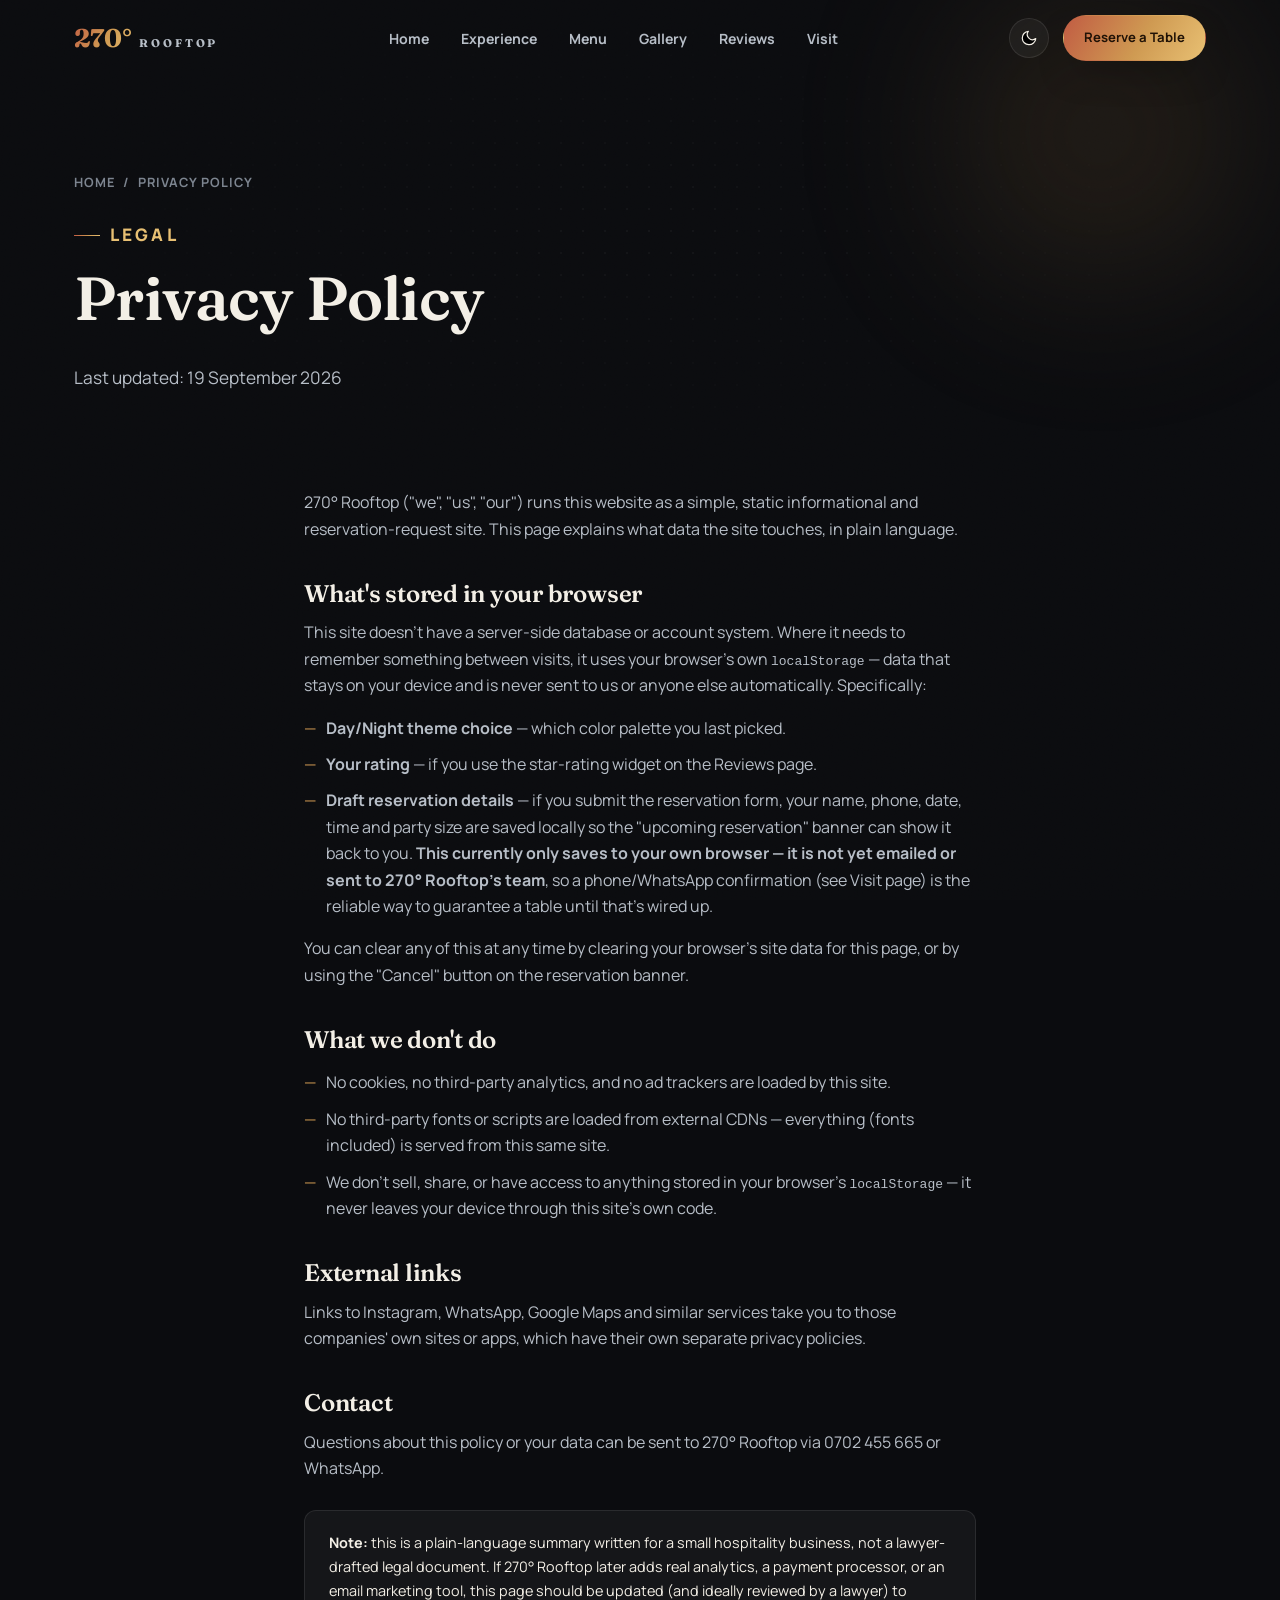
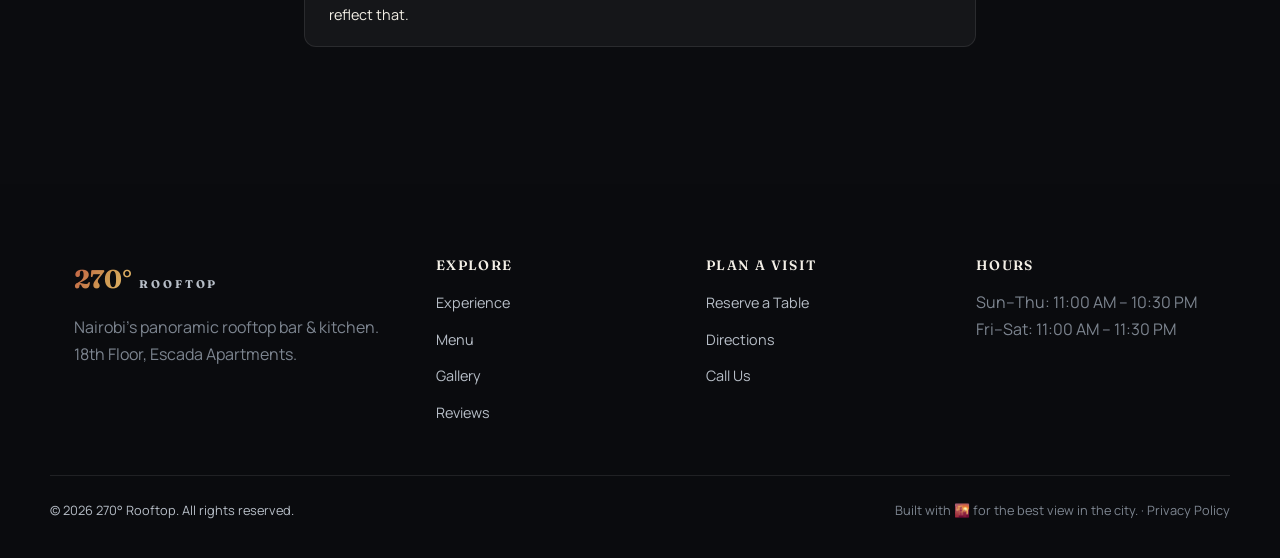
<file: privacy.html>
<!DOCTYPE html>
<html lang="en">
<head>
<meta charset="UTF-8">
<meta name="viewport" content="width=device-width, initial-scale=1.0">
<script>document.documentElement.classList.add('js')</script>
<title>Privacy Policy — 270° Rooftop</title>
<meta name="description" content="How 270° Rooftop's website handles your data — what's stored in your browser, what isn't collected, and who to contact with questions.">
<link rel="icon" type="image/png" sizes="32x32" href="favicon-32.png">
<link rel="icon" type="image/png" sizes="16x16" href="favicon-16.png">
<link rel="apple-touch-icon" href="apple-touch-icon.png">
<link rel="manifest" href="manifest.json">
<meta name="theme-color" content="#0b0c0f">
<link rel="canonical" href="https://jodyjoy.github.io/Business-project/privacy.html">
<link rel="stylesheet" href="css/fonts.css">
<link rel="stylesheet" href="css/style.css">
<style>
  .legal-copy{ max-width: 720px; margin: 0 auto; }
  .legal-copy h2{ font-size: 1.5rem; margin-top: 1.6em; }
  .legal-copy ul{ display:grid; gap:10px; margin: 1em 0; }
  .legal-copy li{ color: var(--text-dim); padding-left: 1.4em; position:relative; }
  .legal-copy li::before{ content:"—"; position:absolute; left:0; color: var(--gold); }
  .legal-note{ background: var(--surface); border:1px solid var(--border); border-radius: var(--radius-sm); padding: 20px 24px; font-size:.9rem; margin: 2em 0; }
</style>
</head>
<body>
<a class="skip-link" href="#main">Skip to content</a>
<div id="cursor-glow" aria-hidden="true"></div>

<header class="site-header" id="siteHeader">
  <div class="header-inner container">
    <a href="index.html" class="brand">
      <span class="brand-mark">270°</span>
      <span class="brand-word">ROOFTOP</span>
    </a>
    <nav class="main-nav" id="mainNav" aria-label="Primary">
      <ul>
        <li><a href="index.html" class="nav-link">Home</a></li>
        <li><a href="about.html" class="nav-link">Experience</a></li>
        <li><a href="menu.html" class="nav-link">Menu</a></li>
        <li><a href="gallery.html" class="nav-link">Gallery</a></li>
        <li><a href="reviews.html" class="nav-link">Reviews</a></li>
        <li><a href="visit.html" class="nav-link">Visit</a></li>
      </ul>
    </nav>
    <div class="header-actions">
      <button class="theme-toggle" id="themeToggle" type="button" aria-label="Toggle day / night palette" title="Toggle palette">
        <svg viewBox="0 0 24 24" class="icon-sun"><path d="M12 4V2M12 22v-2M4.9 4.9 3.5 3.5M20.5 20.5l-1.4-1.4M4.9 19.1l-1.4 1.4M20.5 3.5l-1.4 1.4M4 12H2M22 12h-2M12 17a5 5 0 1 0 0-10 5 5 0 0 0 0 10Z" stroke="currentColor" stroke-width="1.6" stroke-linecap="round"/></svg>
        <svg viewBox="0 0 24 24" class="icon-moon"><path d="M21 12.8A9 9 0 1 1 11.2 3a7 7 0 0 0 9.8 9.8Z" stroke="currentColor" stroke-width="1.6" stroke-linejoin="round"/></svg>
      </button>
      <a href="reserve.html" class="btn btn-primary btn-small nav-cta">Reserve a Table</a>
      <button class="nav-toggle" id="navToggle" aria-label="Open menu" aria-expanded="false" aria-controls="mainNav">
        <span></span><span></span><span></span>
      </button>
    </div>
  </div>
</header>

<main id="main">

<section class="page-hero" style="padding-bottom:60px">
  <div class="mesh-bg" aria-hidden="true">
    <div class="mesh-blob b2" style="width:360px;height:360px;top:-10%;right:0%"></div>
    <div class="grain-dots"></div>
  </div>
  <div class="container">
    <div class="crumb reveal"><a href="index.html">Home</a> / <span>Privacy Policy</span></div>
    <p class="eyebrow reveal" data-reveal="mask"><span class="mask-inner">Legal</span></p>
    <h1 class="reveal" data-reveal="mask" style="--d:.08s"><span class="mask-inner">Privacy Policy</span></h1>
    <p class="reveal">Last updated: 19 September 2026</p>
  </div>
</section>

<section class="section" style="padding-top:20px">
  <div class="container legal-copy reveal">
    <p>270° Rooftop ("we", "us", "our") runs this website as a simple, static informational and reservation-request site. This page explains what data the site touches, in plain language.</p>

    <h2>What's stored in your browser</h2>
    <p>This site doesn't have a server-side database or account system. Where it needs to remember something between visits, it uses your browser's own <code>localStorage</code> — data that stays on your device and is never sent to us or anyone else automatically. Specifically:</p>
    <ul>
      <li><strong>Day/Night theme choice</strong> — which color palette you last picked.</li>
      <li><strong>Your rating</strong> — if you use the star-rating widget on the Reviews page.</li>
      <li><strong>Draft reservation details</strong> — if you submit the reservation form, your name, phone, date, time and party size are saved locally so the "upcoming reservation" banner can show it back to you. <strong>This currently only saves to your own browser — it is not yet emailed or sent to 270° Rooftop's team</strong>, so a phone/WhatsApp confirmation (see Visit page) is the reliable way to guarantee a table until that's wired up.</li>
    </ul>
    <p>You can clear any of this at any time by clearing your browser's site data for this page, or by using the "Cancel" button on the reservation banner.</p>

    <h2>What we don't do</h2>
    <ul>
      <li>No cookies, no third-party analytics, and no ad trackers are loaded by this site.</li>
      <li>No third-party fonts or scripts are loaded from external CDNs — everything (fonts included) is served from this same site.</li>
      <li>We don't sell, share, or have access to anything stored in your browser's <code>localStorage</code> — it never leaves your device through this site's own code.</li>
    </ul>

    <h2>External links</h2>
    <p>Links to Instagram, WhatsApp, Google Maps and similar services take you to those companies' own sites or apps, which have their own separate privacy policies.</p>

    <h2>Contact</h2>
    <p>Questions about this policy or your data can be sent to 270° Rooftop via <a href="tel:+254702455665">0702 455 665</a> or <a href="https://wa.me/254702455665" target="_blank" rel="noopener">WhatsApp</a>.</p>

    <div class="legal-note">
      <strong>Note:</strong> this is a plain-language summary written for a small hospitality business, not a lawyer-drafted legal document. If 270° Rooftop later adds real analytics, a payment processor, or an email marketing tool, this page should be updated (and ideally reviewed by a lawyer) to reflect that.
    </div>
  </div>
</section>

</main>

<footer class="site-footer">
  <div class="container footer-grid">
    <div>
      <a href="index.html" class="brand footer-brand"><span class="brand-mark">270°</span><span class="brand-word">ROOFTOP</span></a>
      <p class="muted">Nairobi's panoramic rooftop bar &amp; kitchen. 18th Floor, Escada Apartments.</p>
    </div>
    <div>
      <h4>Explore</h4>
      <ul class="footer-links">
        <li><a href="about.html">Experience</a></li>
        <li><a href="menu.html">Menu</a></li>
        <li><a href="gallery.html">Gallery</a></li>
        <li><a href="reviews.html">Reviews</a></li>
      </ul>
    </div>
    <div>
      <h4>Plan a Visit</h4>
      <ul class="footer-links">
        <li><a href="reserve.html">Reserve a Table</a></li>
        <li><a href="visit.html">Directions</a></li>
        <li><a href="tel:+254702455665">Call Us</a></li>
      </ul>
    </div>
    <div>
      <h4>Hours</h4>
      <p class="muted">Sun–Thu: 11:00 AM – 10:30 PM<br>Fri–Sat: 11:00 AM – 11:30 PM</p>
    </div>
  </div>
  <div class="container footer-bottom">
    <p>© <span id="year"></span> 270° Rooftop. All rights reserved.</p>
    <p class="muted">Built with 🌇 for the best view in the city. · <a href="privacy.html" class="muted">Privacy Policy</a></p>
  </div>
</footer>

<button class="back-to-top" id="backToTop" aria-label="Back to top">↑</button>
<div class="toast" id="toast"></div>

<script src="js/main.js"></script>
</body>
</html>
</file>
<file: css/fonts.css>
/* =========================================================
   Self-hosted fonts (Fraunces + Manrope) — replaces the Google
   Fonts CDN link. Both are variable fonts covering the full
   weight range this site uses in a single file each, subset to
   the "latin" unicode range (Basic Latin + Latin-1 Supplement +
   General Punctuation), which covers every character used on
   this site (°, é, ç, ä, —, •, etc).
   ========================================================= */
@font-face {
  font-family: 'Fraunces';
  font-style: normal;
  font-weight: 500 700;
  font-display: swap;
  src: url('fonts/fraunces-normal.woff2') format('woff2');
  unicode-range: U+0000-00FF, U+0131, U+0152-0153, U+02BB-02BC, U+02C6, U+02DA, U+02DC, U+0304, U+0308, U+0329, U+2000-206F, U+20AC, U+2122, U+2191, U+2193, U+2212, U+2215, U+FEFF, U+FFFD;
}
@font-face {
  font-family: 'Fraunces';
  font-style: italic;
  font-weight: 500 600;
  font-display: swap;
  src: url('fonts/fraunces-italic.woff2') format('woff2');
  unicode-range: U+0000-00FF, U+0131, U+0152-0153, U+02BB-02BC, U+02C6, U+02DA, U+02DC, U+0304, U+0308, U+0329, U+2000-206F, U+20AC, U+2122, U+2191, U+2193, U+2212, U+2215, U+FEFF, U+FFFD;
}
@font-face {
  font-family: 'Manrope';
  font-style: normal;
  font-weight: 400 800;
  font-display: swap;
  src: url('fonts/manrope-normal.woff2') format('woff2');
  unicode-range: U+0000-00FF, U+0131, U+0152-0153, U+02BB-02BC, U+02C6, U+02DA, U+02DC, U+0304, U+0308, U+0329, U+2000-206F, U+20AC, U+2122, U+2191, U+2193, U+2212, U+2215, U+FEFF, U+FFFD;
}
</file>
<file: css/style.css>
/* =========================================================
   270° ROOFTOP — Design System
   Palette: brass gold + deep emerald + burnt terracotta on charcoal
   ========================================================= */

:root{
  --bg: #0b0c0f;
  --bg-soft: #101317;
  --bg-alt: #15181d;
  --surface: rgba(255,255,255,.045);
  --surface-solid: #181c22;
  --border: rgba(255,255,255,.09);
  --text: #f3efe6;
  --text-dim: #b7bec7;
  --text-mute: #7d8590;

  --gold: #cf9a52;
  --gold-light: #e8c073;
  --emerald: #22785f;
  --emerald-light: #45a888;
  --terracotta: #c15c43;
  --terracotta-light: #e08a63;

  --accent-grad: linear-gradient(120deg, var(--terracotta) 0%, var(--gold) 55%, var(--gold-light) 100%);
  --accent-grad-soft: linear-gradient(120deg, rgba(193,92,67,.18), rgba(207,154,82,.16), rgba(232,192,115,.14));
  --emerald-grad: linear-gradient(120deg, var(--emerald) 0%, var(--emerald-light) 100%);
  --ink-on-accent: #201206;

  --radius: 22px;
  --radius-sm: 12px;
  --shadow-lg: 0 34px 74px -26px rgba(0,0,0,.6);
  --shadow-md: 0 16px 38px -16px rgba(0,0,0,.55);

  --font-display: 'Fraunces', 'Playfair Display', Georgia, serif;
  --font-body: 'Manrope', system-ui, -apple-system, sans-serif;

  --header-h: 76px;
}

[data-theme="day"]{
  --bg:#f6f1e6;
  --bg-soft:#efe6d3;
  --bg-alt:#e8dcc4;
  --surface: rgba(20,16,8,.045);
  --surface-solid:#fffaf0;
  --border: rgba(30,24,14,.12);
  --text:#1d1a15;
  --text-dim:#4c463c;
  --text-mute:#786f5f;
  --gold:#a9743a;
  --gold-light:#c99552;
  --emerald:#175f4c;
  --emerald-light:#2c8268;
  --terracotta:#a5492f;
  --terracotta-light:#c56a4c;
  --ink-on-accent:#fff8ec;
  --shadow-lg: 0 34px 74px -26px rgba(30,20,10,.22);
  --shadow-md: 0 16px 38px -16px rgba(30,20,10,.2);
}

*,*::before,*::after{ box-sizing: border-box; }
html{ scroll-behavior: smooth; }
@media (prefers-reduced-motion: reduce){
  html{ scroll-behavior: auto; }
  *{ animation-duration: .01ms !important; animation-iteration-count: 1 !important; transition-duration: .01ms !important; scroll-behavior: auto !important; }
}

/* If JS never runs, scroll/entrance reveals must not hide content. */
html:not(.js) .reveal,
html:not(.js) [data-reveal],
html:not(.js) .mask-inner{ opacity:1 !important; transform:none !important; clip-path:none !important; }

body{
  margin:0;
  background: var(--bg);
  color: var(--text);
  font-family: var(--font-body);
  line-height: 1.65;
  -webkit-font-smoothing: antialiased;
  overflow-x: hidden;
  position: relative;
}

/* Fine film-grain texture over everything — subtle, premium */
body::before{
  content:"";
  position: fixed; inset:0; z-index: 2; pointer-events:none; opacity:.05; mix-blend-mode: overlay;
  background-image: url("data:image/svg+xml,%3Csvg xmlns='http://www.w3.org/2000/svg' width='140' height='140'%3E%3Cfilter id='n'%3E%3CfeTurbulence type='fractalNoise' baseFrequency='0.85' numOctaves='2' stitchTiles='stitch'/%3E%3C/filter%3E%3Crect width='100%25' height='100%25' filter='url(%23n)'/%3E%3C/svg%3E");
}

img{ max-width:100%; display:block; }
a{ color: inherit; text-decoration: none; }
ul{ list-style:none; margin:0; padding:0; }
button{ font-family: inherit; cursor:pointer; }
input,select,textarea{ font-family: inherit; }

.container{ width:100%; max-width: 1180px; margin: 0 auto; padding: 0 24px; }
@media (max-width: 640px){ .hide-sm{ display:none; } }
.hidden{ display:none !important; }
.muted{ color: var(--text-mute); }
.small{ font-size: .85rem; }
.italic{ font-style: italic; color: var(--gold-light); }

.skip-link{
  position:absolute; left:-999px; top:0; background:var(--gold); color:var(--ink-on-accent); padding:10px 16px; z-index:999; border-radius: 0 0 8px 0;
}
.skip-link:focus{ left:0; }

#cursor-glow{
  position: fixed; inset:0; pointer-events:none; z-index:1;
  background: radial-gradient(460px circle at var(--mx,50%) var(--my,20%), var(--accent-grad-soft), transparent 60%);
  opacity: .38;
}
@media (max-width: 900px){ #cursor-glow{ display:none; } }

h1,h2,h3,h4{ font-family: var(--font-display); font-weight:600; line-height:1.12; margin:0 0 .5em; color: var(--text); letter-spacing:-.01em; }
h1{ font-size: clamp(2.5rem, 6vw, 4.8rem); font-weight:600; }
h2{ font-size: clamp(1.9rem, 4vw, 2.8rem); }
h3{ font-size: 1.3rem; }
p{ margin:0 0 1em; color: var(--text-dim); }

.eyebrow{
  font-family: var(--font-body); text-transform: uppercase; letter-spacing: .2em; font-size: .72rem;
  font-weight:800; color: var(--gold-light); margin-bottom: .9em; display:inline-flex; align-items:center; gap:10px;
}
.eyebrow::before{ content:""; width:26px; height:1.5px; background: var(--accent-grad); display:inline-block; }
.eyebrow.emerald{ color: var(--emerald-light); }
.eyebrow.emerald::before{ background: var(--emerald-grad); }

.section{ padding: 108px 0; position: relative; z-index:3; }
.section-tight{ padding: 72px 0; }
.section-head{ max-width: 640px; margin: 0 auto 52px; text-align:center; }
.section-head.left{ text-align:left; margin: 0 0 52px; }
.section-sub{ font-size: 1.05rem; }

.grad-text{
  background: var(--accent-grad); -webkit-background-clip:text; background-clip:text; color: transparent;
}

/* ---------- Buttons ---------- */
.btn{
  display:inline-flex; align-items:center; justify-content:center; gap:8px;
  padding: 16px 30px; border-radius: 100px; font-weight:700; font-size:.95rem;
  border: 1px solid transparent; transition: transform .3s cubic-bezier(.2,.8,.2,1), box-shadow .3s ease, background .3s ease, color .3s ease, border-color .3s ease;
  white-space: nowrap; position:relative;
}
.btn-primary{ background: var(--accent-grad); color: var(--ink-on-accent); box-shadow: var(--shadow-md); }
.btn-primary:hover{ transform: translateY(-3px); box-shadow: 0 22px 44px -16px rgba(207,154,82,.45); }
.btn-emerald{ background: var(--emerald-grad); color: #eafff6; box-shadow: var(--shadow-md); }
.btn-emerald:hover{ transform: translateY(-3px); box-shadow: 0 22px 44px -16px rgba(34,120,95,.45); }
.btn-ghost{ background: var(--surface); color: var(--text); border-color: var(--border); backdrop-filter: blur(6px); }
.btn-ghost:hover{ background: rgba(255,255,255,.1); transform: translateY(-3px); }
.btn-outline{ background: transparent; color: var(--text); border-color: rgba(255,255,255,.3); }
[data-theme="day"] .btn-outline{ border-color: rgba(20,15,8,.28); }
.btn-outline:hover{ border-color: var(--gold); color: var(--gold-light); transform: translateY(-3px); }
.btn-small{ padding: 11px 20px; font-size: .82rem; }
.btn-full{ width:100%; margin-top: 6px; }
.btn:active{ transform: translateY(0) scale(.98); }

/* Arrow micro-interaction — wrap a trailing arrow in <i class="arrow"> to get it */
.arrow{ display:inline-block; transition: transform .3s cubic-bezier(.2,.8,.2,1); }
a:hover .arrow, .btn:hover .arrow{ transform: translateX(5px); }

/* =========================================================
   HEADER / NAV (multi-page)
   ========================================================= */
.site-header{
  position: fixed; top:0; left:0; right:0; z-index: 100;
  transition: transform .45s ease, background .45s ease, box-shadow .45s ease, border-color .45s ease;
  border-bottom: 1px solid transparent;
}
.site-header.scrolled{ background: color-mix(in srgb, var(--bg) 86%, transparent); backdrop-filter: blur(16px); border-color: var(--border); box-shadow: 0 10px 30px rgba(0,0,0,.25); }
.site-header.hide-header{ transform: translateY(-100%); }

.header-inner{
  display:flex; align-items:center; justify-content:space-between; height: var(--header-h);
  gap: 20px;
}
.brand{ display:flex; align-items:baseline; gap:7px; font-family: var(--font-display); }
.brand-mark{ font-size:1.6rem; font-weight:700; background: var(--accent-grad); -webkit-background-clip:text; background-clip:text; color:transparent; animation: brandIn .7s cubic-bezier(.2,.8,.2,1) .1s both; }
.brand-word{ font-size:.7rem; letter-spacing:.26em; font-weight:800; color: var(--text-dim); animation: brandIn .7s cubic-bezier(.2,.8,.2,1) .22s both; }
@keyframes brandIn{ from{ opacity:0; transform: translateY(-6px); } to{ opacity:1; transform:none; } }

[data-parallax]{ will-change: transform; }

.main-nav ul{ display:flex; gap: 32px; }
.nav-link{ font-size:.88rem; font-weight:700; color: var(--text-dim); position:relative; padding:8px 0; }
.nav-link::after{ content:""; position:absolute; left:0; bottom:0; width:0; height:2px; background: var(--accent-grad); transition: width .3s ease; border-radius:2px; }
.nav-link:hover, .nav-link.active{ color: var(--text); }
.nav-link.active::after, .nav-link:hover::after{ width:100%; }

.header-actions{ display:flex; align-items:center; gap:14px; }
.theme-toggle{
  width:40px; height:40px; border-radius:50%; border:1px solid var(--border); background: var(--surface);
  color: var(--text); display:flex; align-items:center; justify-content:center; position:relative;
}
.theme-toggle svg{ width:18px; height:18px; position:absolute; transition: opacity .3s ease, transform .3s ease; }
.theme-toggle .icon-moon{ opacity:1; }
.theme-toggle .icon-sun{ opacity:0; transform: rotate(40deg) scale(.7); }
[data-theme="day"] .theme-toggle .icon-sun{ opacity:1; transform: rotate(0) scale(1); }
[data-theme="day"] .theme-toggle .icon-moon{ opacity:0; transform: rotate(-40deg) scale(.7); }
.theme-toggle:hover{ border-color: var(--gold); }

.nav-toggle{ display:none; flex-direction:column; gap:5px; width:34px; height:34px; background:none; border:none; padding:6px; }
.nav-toggle span{ height:2px; width:100%; background: var(--text); border-radius:2px; transition: transform .3s ease, opacity .3s ease; }
.nav-toggle.open span:nth-child(1){ transform: translateY(7px) rotate(45deg); }
.nav-toggle.open span:nth-child(2){ opacity:0; }
.nav-toggle.open span:nth-child(3){ transform: translateY(-7px) rotate(-45deg); }

@media (max-width: 940px){
  .main-nav{
    position: fixed; inset: 0 0 0 auto; width:min(84vw,360px); height:100vh; background: var(--surface-solid);
    padding: 110px 32px 40px; transform: translateX(100%); transition: transform .4s ease; box-shadow: -10px 0 40px rgba(0,0,0,.4);
  }
  .main-nav.open{ transform: translateX(0); }
  .main-nav ul{ flex-direction:column; gap: 24px; }
  .nav-link{ font-size:1.15rem; }
  .nav-cta{ display:none; }
  .nav-toggle{ display:flex; }

  /* Staggered link entrance when the off-canvas menu opens */
  .main-nav ul li{ opacity:0; transform: translateX(18px); transition: opacity .4s ease, transform .4s ease; transition-delay: 0s; }
  .main-nav.open ul li{ opacity:1; transform:none; }
  .main-nav.open ul li:nth-child(1){ transition-delay: .05s; }
  .main-nav.open ul li:nth-child(2){ transition-delay: .1s; }
  .main-nav.open ul li:nth-child(3){ transition-delay: .15s; }
  .main-nav.open ul li:nth-child(4){ transition-delay: .2s; }
  .main-nav.open ul li:nth-child(5){ transition-delay: .25s; }
  .main-nav.open ul li:nth-child(6){ transition-delay: .3s; }
}

/* =========================================================
   MESH BACKGROUNDS + SKYLINE (shared decorative system)
   ========================================================= */
.mesh-bg{ position:absolute; inset:0; overflow:hidden; z-index:0; animation: bgSettle 1.1s cubic-bezier(.2,.8,.2,1) both; }
/* Drop a real photo into images/hero/ (see its README) and it replaces the
   abstract gradient/blob art direction automatically — no code changes
   needed. A scrim keeps hero text legible over any photo. */
.hero-photo{ position:absolute; inset:0; width:100%; height:100%; object-fit:cover; z-index:0; }
.hero-photo-scrim{ position:absolute; inset:0; z-index:0; background: linear-gradient(180deg, rgba(11,12,15,.55), rgba(11,12,15,.8) 65%, var(--bg) 100%); }
.mesh-bg:has(.hero-photo) .mesh-blob{ opacity:0; }
.mesh-blob{
  position:absolute; border-radius:50%; filter: blur(100px); opacity:.28; will-change: transform;
  animation: floatBlob 34s ease-in-out infinite;
}
.mesh-blob.b1{ width:520px; height:520px; background: radial-gradient(circle, var(--terracotta), transparent 70%); top:-10%; left:-8%; animation-duration: 38s; }
.mesh-blob.b2{ width:460px; height:460px; background: radial-gradient(circle, var(--gold), transparent 70%); top:10%; right:-10%; animation-duration: 44s; animation-direction: reverse; }
.mesh-blob.b3{ width:420px; height:420px; background: radial-gradient(circle, var(--emerald), transparent 70%); bottom:-14%; left:20%; animation-duration: 40s; }
@keyframes floatBlob{
  0%,100%{ transform: translate(0,0) scale(1); }
  33%{ transform: translate(24px,-18px) scale(1.04); }
  66%{ transform: translate(-18px,14px) scale(.97); }
}
@keyframes bgSettle{
  from{ transform: scale(1.05); opacity:.001; }
  to{ transform: scale(1); opacity:1; }
}

.grain-dots{
  position:absolute; inset:0; z-index:0; opacity:.5;
  background-image: radial-gradient(rgba(255,255,255,.08) 1px, transparent 1px);
  background-size: 22px 22px;
  mask-image: radial-gradient(ellipse at center, black 0%, transparent 75%);
}

.skyline{ position:absolute; left:0; right:0; bottom:0; width:100%; height:40vh; min-height:260px; fill: var(--bg); opacity:.95; z-index:1; }
[data-theme="day"] .skyline{ fill: var(--bg-alt); }

/* =========================================================
   PAGE HERO (About / Menu / Gallery / Reviews / Reserve / Visit)
   ========================================================= */
.page-hero{
  position:relative; padding: calc(var(--header-h) + 96px) 0 90px; overflow:hidden;
  background: var(--bg);
}
.page-hero .container{ position:relative; z-index:2; }
.page-hero-eyebrow{ margin-bottom: .6em; }
.page-hero h1{ font-size: clamp(2.4rem, 5.5vw, 3.8rem); max-width: 780px; }
.page-hero p{ max-width: 560px; font-size: 1.08rem; }
.crumb{ display:flex; align-items:center; gap:8px; font-size:.8rem; color: var(--text-mute); margin-bottom: 24px; font-weight:700; text-transform:uppercase; letter-spacing:.08em; }
.crumb a{ color: var(--text-mute); } .crumb a:hover{ color: var(--gold-light); }

/* Home hero (bigger, full-bleed) */
.hero{
  position:relative; min-height: 100vh; display:flex; align-items:center; padding-top: 90px; overflow:hidden;
  background: radial-gradient(120% 90% at 50% 0%, var(--bg-alt) 0%, var(--bg) 55%);
}
.hero-content{ position:relative; z-index:2; max-width: 800px; }
.hero-sub{ font-size: 1.14rem; max-width: 560px; }
.hero-meta{ display:flex; flex-wrap:wrap; align-items:center; gap:12px; margin-bottom: 34px; }
.rating-badge{ display:flex; align-items:center; gap:8px; background: var(--surface); border:1px solid var(--border); padding:9px 18px; border-radius:100px; font-weight:700; }
.stars{ color: var(--gold-light); letter-spacing:1px; }
.stars .half{ opacity:.5; }
.chip{ background: var(--surface); border:1px solid var(--border); padding:9px 18px; border-radius:100px; font-size:.82rem; font-weight:700; color: var(--text-dim); }
.hero-actions{ display:flex; flex-wrap:wrap; gap:14px; }

.scroll-cue{
  position:absolute; bottom: 30px; left:50%; transform: translateX(-50%); background:none; border:none; color: var(--text-dim);
  display:flex; flex-direction:column; align-items:center; gap:8px; z-index:3;
}
.scroll-cue span{ width:22px; height:36px; border:2px solid rgba(255,255,255,.35); border-radius:14px; position:relative; }
[data-theme="day"] .scroll-cue span{ border-color: rgba(20,15,8,.3); }
.scroll-cue span::before{ content:""; position:absolute; top:6px; left:50%; width:4px; height:8px; background: var(--gold); border-radius:2px; transform: translateX(-50%); animation: scrollDot 1.6s ease-in-out infinite; }
@keyframes scrollDot{ 0%{ opacity:1; top:6px;} 100%{ opacity:0; top:18px;} }
.scroll-cue small{ font-size:.7rem; letter-spacing:.14em; text-transform:uppercase; }

/* =========================================================
   SEAM GLOW — a soft, low-opacity accent bridging the seam
   between hero/section backgrounds, replacing hard color-block
   cuts with continuity.
   ========================================================= */
.seam-glow{ overflow: clip; }
.seam-glow::before{
  content:""; position:absolute; left:50%; top:-160px; width:min(900px,140%); height:300px;
  transform: translateX(-50%); pointer-events:none; z-index:0;
  background: radial-gradient(closest-side, color-mix(in srgb, var(--gold) 14%, transparent), transparent 72%);
  filter: blur(6px);
}
.seam-glow > .container{ position:relative; z-index:1; }

/* =========================================================
   REVEAL SYSTEM — differentiated by content type, not one
   fade-up applied to everything. Default = fade+rise (text,
   lists). data-reveal="mask" = clip-path wipe (headlines,
   image/visual panels). data-reveal="scale" = fade+scale
   (cards). All staggered via --d, all gated safely by the
   html.js fallback above.
   ========================================================= */
.reveal{ opacity:0; transform: translateY(30px); transition: opacity .8s cubic-bezier(.16,.8,.24,1), transform .8s cubic-bezier(.16,.8,.24,1); transition-delay: var(--d, 0s); }
.reveal.in{ opacity:1; transform: translateY(0); }

/* The clip-path lives on an inner wrapper, never on the observed
   .reveal element itself — Chromium factors an element's own
   clip-path into its IntersectionObserver intersection ratio, so a
   self-clipped target reports ratio 0 forever and can never trigger
   its own reveal. Observed element stays a normal, fully-visible box;
   only .mask-inner (a child) is clipped. */
.reveal[data-reveal="mask"]{ opacity:1; transform:none; }
.reveal[data-reveal="mask"] .mask-inner{
  display: block;
  clip-path: inset(0 100% -35% 0);
  transition: clip-path 1s cubic-bezier(.65,0,.35,1);
  transition-delay: var(--d, 0s);
}
.reveal[data-reveal="mask"].in .mask-inner{ clip-path: inset(0 0% -35% 0); }

.reveal[data-reveal="scale"]{
  opacity:0; transform: scale(.93);
  transition: opacity .7s ease, transform .7s cubic-bezier(.2,.8,.2,1);
  transition-delay: var(--d, 0s);
}
.reveal[data-reveal="scale"].in{ opacity:1; transform: scale(1); }

@media (prefers-reduced-motion: reduce){
  .reveal[data-reveal="mask"] .mask-inner{ clip-path:none; }
}

/* =========================================================
   STAT COUNTERS
   ========================================================= */
.stats-row{ display:grid; grid-template-columns: repeat(4,1fr); gap:24px; }
.stat-card{ text-align:center; padding: 30px 16px; background: var(--surface); border:1px solid var(--border); border-radius: var(--radius); }
.stat-num{ font-family: var(--font-display); font-size: clamp(2rem,4vw,2.6rem); font-weight:600; background: var(--accent-grad); -webkit-background-clip:text; background-clip:text; color:transparent; }
.stat-label{ font-size:.82rem; color: var(--text-mute); font-weight:700; text-transform:uppercase; letter-spacing:.06em; margin-top:6px; }

/* =========================================================
   CARDS / TIPS / TIMELINE
   ========================================================= */
.tip-grid{ display:grid; grid-template-columns: repeat(3,1fr); gap:24px; }
.tip-card{ background: var(--surface); border:1px solid var(--border); border-radius: var(--radius); padding: 30px; backdrop-filter: blur(8px); transition: transform .35s cubic-bezier(.2,.8,.2,1), border-color .35s ease, box-shadow .35s ease; }
.tip-card:hover{ transform: translateY(-8px) scale(1.015); border-color: color-mix(in srgb, var(--gold) 40%, var(--border)); box-shadow: var(--shadow-md); }
/* Featured middle card — quiet asymmetry instead of three identical tiles */
.tip-grid .tip-card:nth-child(2){ background: linear-gradient(160deg, color-mix(in srgb, var(--gold) 9%, var(--surface)), var(--surface)); border-color: color-mix(in srgb, var(--gold) 22%, var(--border)); }
@media (min-width: 981px){ .tip-grid .tip-card:nth-child(2){ transform: translateY(-14px); } .tip-grid .tip-card:nth-child(2):hover{ transform: translateY(-22px) scale(1.015); } }
.tip-icon{ font-size:2rem; margin-bottom: 16px; }
.tip-card h3{ font-size:1.08rem; margin-bottom:.4em; }
.tip-card p{ font-size:.92rem; margin:0; }

.value-list{ display:grid; gap: 22px; }
.value-item{ display:flex; gap:18px; align-items:flex-start; }
.value-num{ font-family: var(--font-display); font-size:1.6rem; color: var(--gold-light); flex:none; width:44px; }
.value-item h4{ margin:0 0 4px; font-size:1.05rem; color: var(--text); }
.value-item p{ margin:0; font-size:.92rem; }

.about-split{ display:grid; grid-template-columns: 1.1fr .9fr; gap: 60px; align-items:center; }
.check-list{ margin-top: 22px; display:grid; gap:10px; }
.check-list li{ display:flex; align-items:center; gap:10px; color: var(--text-dim); font-weight:600; font-size:.94rem; }
.check-list li::before{ content:"✓"; color: var(--gold); font-weight:800; }

.about-visual{ display:flex; justify-content:center; }
.glass-card{
  width: 100%; max-width:340px; aspect-ratio: 3/4; border-radius: 28px; position:relative; overflow:hidden;
  background: linear-gradient(160deg, var(--bg-alt), var(--bg)); border:1px solid var(--border); box-shadow: var(--shadow-lg);
}
.cocktail-art .glass{
  position:absolute; left:50%; bottom:16%; width:52%; height:46%; transform:translateX(-50%);
  border: 3px solid rgba(255,255,255,.5); border-top:none; border-radius: 0 0 40px 40px;
  clip-path: polygon(8% 0, 92% 0, 82% 100%, 18% 100%);
}
[data-theme="day"] .cocktail-art .glass{ border-color: rgba(20,15,8,.4); }
.cocktail-art .liquid{
  position:absolute; left:50%; bottom:17%; width:44%; height:30%; transform:translateX(-50%);
  background: var(--accent-grad); border-radius: 0 0 30px 30px; clip-path: polygon(10% 0, 90% 0, 80% 100%, 20% 100%);
  opacity:.92;
}
.cocktail-art .straw{ position:absolute; left:56%; bottom:20%; width:6px; height:46%; background: repeating-linear-gradient(45deg, var(--gold-light), var(--gold-light) 4px, transparent 4px, transparent 8px); border-radius:4px; transform: rotate(12deg); }
.cocktail-art .garnish{ position:absolute; left:38%; bottom:58%; width:26px; height:26px; background: radial-gradient(circle at 30% 30%, var(--emerald-light), var(--emerald)); border-radius:0 100% 0 100%; transform: rotate(-20deg); }
.cocktail-art::after{
  content:"270°"; position:absolute; bottom:24px; left:0; right:0; text-align:center; font-family: var(--font-display);
  font-size:1.6rem; letter-spacing:.05em; color: rgba(255,255,255,.3);
}
[data-theme="day"] .cocktail-art::after{ color: rgba(20,15,8,.25); }

/* =========================================================
   HOURS / LIVE STATUS
   ========================================================= */
.status-ribbon{ background: rgba(0,0,0,.25); border-top:1px solid var(--border); backdrop-filter: blur(6px); }
[data-theme="day"] .status-ribbon{ background: rgba(255,255,255,.35); }
.status-ribbon-inner{ display:flex; align-items:center; gap:10px; font-size:.78rem; padding:8px 24px; color: var(--text-dim); font-weight:700; }
.dot-sep{ opacity:.4; }
.status-dot{ width:8px; height:8px; border-radius:50%; background: var(--emerald-light); box-shadow: 0 0 0 3px rgba(69,168,136,.22); flex:none; }
.status-dot.closed{ background: var(--terracotta-light); box-shadow: 0 0 0 3px rgba(224,138,99,.22); }
.status-dot.lg{ width:14px; height:14px; }

.hours-grid{ display:grid; grid-template-columns: 1fr 1fr; gap: 24px; }
.hours-card{ background: var(--surface); border:1px solid var(--border); border-radius: var(--radius); padding: 32px; }
.hours-list li{ display:flex; justify-content:space-between; padding:10px 0; border-bottom:1px dashed var(--border); font-size:.92rem; color: var(--text-dim); }
.hours-list li:last-child{ border-bottom:none; }
.hours-list li.today{ color: var(--text); font-weight:800; }
.hours-list li.today span:first-child::before{ content:"→ "; color: var(--gold); }
.fine-print{ font-size:.78rem; margin-top:14px; margin-bottom:0; }

.live-status{ display:flex; align-items:center; gap:14px; margin: 18px 0 26px; }
.live-primary{ font-weight:800; font-size:1.1rem; margin:0; color: var(--text); }
.live-secondary{ margin:0; font-size:.85rem; }
.crowd-label{ font-size:.82rem; font-weight:700; color: var(--text-dim); margin-bottom:8px; }
.crowd-bar{ height:10px; border-radius: 100px; background: rgba(255,255,255,.08); overflow:hidden; }
[data-theme="day"] .crowd-bar{ background: rgba(20,15,8,.08); }
.crowd-bar span{ display:block; height:100%; background: var(--accent-grad); border-radius:100px; transition: width .6s ease; width:0%; }
.crowd-caption{ margin: 8px 0 0; font-size:.8rem; }

/* =========================================================
   MENU
   ========================================================= */
.menu-controls{ display:flex; flex-wrap:wrap; gap:16px; justify-content:space-between; align-items:center; margin-bottom: 40px; }
.menu-tabs{ display:flex; flex-wrap:wrap; gap:8px; }
.tab-btn{
  background: var(--surface); border:1px solid var(--border); color: var(--text-dim); padding: 10px 18px;
  border-radius: 100px; font-size:.82rem; font-weight:700; transition: all .25s ease;
}
.tab-btn:hover{ color: var(--text); border-color: rgba(255,255,255,.3); }
.tab-btn.active{ background: var(--accent-grad); color: var(--ink-on-accent); border-color: transparent; }

.menu-search{ position:relative; display:flex; align-items:center; }
.menu-search svg{ position:absolute; left:14px; color: var(--text-mute); }
.menu-search input{
  background: var(--surface); border:1px solid var(--border); border-radius:100px; padding:12px 18px 12px 40px;
  color: var(--text); min-width: 220px; outline:none; transition: border-color .25s ease;
}
.menu-search input:focus{ border-color: var(--gold); }

.menu-grid{ display:grid; grid-template-columns: repeat(2, 1fr); gap: 44px 52px; }
.menu-group-title{ font-family: var(--font-display); font-size:1.35rem; color: var(--gold-light); margin-bottom: 6px; display:flex; align-items:center; gap:10px; }
.menu-group-title small{ font-family: var(--font-body); font-size:.68rem; text-transform:uppercase; letter-spacing:.12em; color: var(--text-mute); font-weight:700; }
.menu-items{ display:grid; gap: 17px; margin-top: 15px; }
.menu-item{ display:flex; align-items:baseline; gap:10px; padding-bottom: 15px; border-bottom: 1px dashed var(--border); }
.menu-item:last-child{ border-bottom:none; padding-bottom:0; }
.item-main{ min-width:0; }
.item-name{ font-weight:700; color: var(--text); display:flex; align-items:center; gap:6px; flex-wrap:wrap; }
.item-title{ font-family: var(--font-display); font-size: 1.04rem; font-weight:600; }
.item-desc{ font-size:.82rem; color: var(--text-mute); margin-top:3px; }
.item-tag{ font-size:.64rem; padding:2px 7px; border-radius:100px; border:1px solid var(--border); color: var(--text-mute); font-weight:700; text-transform:uppercase; letter-spacing:.04em; }
.item-leader{ flex:1; min-width:16px; border-bottom:1px dotted color-mix(in srgb, var(--gold) 45%, var(--border)); transform: translateY(-5px); }
.item-price{ font-weight:800; color: var(--gold-light); white-space:nowrap; font-family: var(--font-display); flex:none; }
.menu-item.hidden-item{ display:none; }
.menu-group.hidden{ display:none; }
.menu-empty{ text-align:center; padding: 40px 0; }
.menu-legend{ text-align:center; font-size:.8rem; margin-top: 36px; color: var(--text-mute); }
.menu-legend strong{ color: var(--text-dim); }

/* =========================================================
   GALLERY
   ========================================================= */
.gallery-filters{ display:flex; flex-wrap:wrap; gap:8px; justify-content:center; margin-bottom: 40px; }
.gallery-grid{ display:grid; grid-template-columns: repeat(4, 1fr); gap: 18px; }
.gallery-item{
  position:relative; border-radius: var(--radius-sm); overflow:hidden; aspect-ratio: 1; cursor:pointer;
  border:1px solid var(--border); transition: transform .4s cubic-bezier(.2,.8,.2,1), box-shadow .4s ease;
}
.gallery-item:hover{ transform: translateY(-6px) scale(1.02); box-shadow: var(--shadow-lg); z-index:2; }
.gallery-item:nth-child(4n+1){ grid-row: span 2; aspect-ratio: 1/2.1; }
.gallery-art{ position:absolute; inset:0; transform: scale(1); transition: transform .7s cubic-bezier(.2,.8,.2,1); }
.gallery-item:hover .gallery-art{ transform: scale(1.08); }
/* Drop a real photo into images/gallery/ (see its README) and it replaces
   the gradient+emoji placeholder automatically — no code changes needed. */
.gallery-photo{ position:absolute; inset:0; width:100%; height:100%; object-fit:cover; z-index:0; }
.gallery-art.has-photo .gallery-icon{ display:none; }
.gallery-art::before{
  content:""; position:absolute; inset:0; z-index:1;
  background:
    radial-gradient(120% 120% at 28% 18%, rgba(255,255,255,.16), transparent 55%),
    linear-gradient(190deg, rgba(0,0,0,0) 40%, rgba(0,0,0,.4) 100%);
  mix-blend-mode: overlay;
}
.gallery-caption{
  position:absolute; left:0; right:0; bottom:0; padding: 16px; font-weight:800; font-size:.85rem;
  background: linear-gradient(to top, rgba(0,0,0,.78), transparent); color:#fff; z-index:2;
}
.gallery-icon{ position:absolute; inset:0; display:flex; align-items:center; justify-content:center; font-size:2.6rem; opacity:.9; }

/* =========================================================
   REVIEWS
   ========================================================= */
.reviews-carousel{ position:relative; overflow:hidden; }
.reviews-track{ display:flex; transition: transform .55s cubic-bezier(.65,0,.35,1); }
.review-slide{ flex: 0 0 100%; padding: 4px; display:flex; justify-content:center; }
.review-card{
  max-width: 640px; width:100%; background: var(--surface); border:1px solid var(--border); border-radius: var(--radius);
  padding: 38px; text-align:center;
}
.review-stars{ color: var(--gold-light); font-size:1.1rem; letter-spacing:2px; margin-bottom: 14px; }
.review-quote{ font-size:1.15rem; font-family: var(--font-display); font-style:italic; color: var(--text); margin-bottom: 20px; }
.review-author{ display:flex; align-items:center; justify-content:center; gap:12px; }
.review-avatar{ width:42px; height:42px; border-radius:50%; display:flex; align-items:center; justify-content:center; font-weight:800; color: var(--ink-on-accent); background: var(--accent-grad); }
.review-meta{ text-align:left; }
.review-name{ font-weight:800; font-size:.9rem; }
.review-time{ font-size:.78rem; color: var(--text-mute); }
.carousel-btn{
  position:absolute; top:50%; transform: translateY(-50%); width:44px; height:44px; border-radius:50%;
  background: var(--surface); border:1px solid var(--border); color: var(--text); font-size:1.4rem; display:flex; align-items:center; justify-content:center;
  transition: background .25s ease, color .25s ease;
}
.carousel-btn:hover{ background: var(--accent-grad); color: var(--ink-on-accent); }
.carousel-btn.prev{ left:0; } .carousel-btn.next{ right:0; }
@media (max-width: 720px){ .carousel-btn{ display:none; } }
.carousel-dots{ display:flex; justify-content:center; gap:8px; margin-top: 24px; }
.carousel-dots button{ width:8px; height:8px; border-radius:50%; background: rgba(255,255,255,.2); border:none; padding:0; }
[data-theme="day"] .carousel-dots button{ background: rgba(20,15,8,.18); }
.carousel-dots button.active{ background: var(--accent-grad); width:22px; border-radius:100px; transition: width .3s ease; }

.review-grid{ display:grid; grid-template-columns: repeat(3,1fr); gap:22px; margin-top: 60px; }
.review-mini{ background: var(--surface); border:1px solid var(--border); border-radius: var(--radius-sm); padding:24px; }
.review-mini .review-stars{ font-size:.9rem; margin-bottom:10px; }
.review-mini p{ font-size:.88rem; font-style:italic; margin-bottom: 14px; }
.review-mini .review-name{ font-size:.82rem; }

.ig-strip{
  max-width: 760px; margin: 56px auto 0; background: var(--surface); border:1px solid var(--border); border-radius: var(--radius);
  padding: 26px 30px; text-align:center;
}
.ig-strip-title{ font-weight:800; color: var(--text); display:inline-block; margin-bottom: 14px; }
.ig-strip-title span{ color: var(--gold-light); font-weight:700; }
.ig-quotes{ display:grid; grid-template-columns: 1fr 1fr; gap:18px; text-align:left; }
@media (max-width: 640px){ .ig-quotes{ grid-template-columns: 1fr; } }
.ig-quotes p{ margin:0; font-size:.88rem; font-style:italic; color: var(--text-dim); }
.ig-quotes p span{ display:block; margin-top:4px; font-style:normal; font-weight:700; font-size:.76rem; color: var(--text-mute); }

.rate-cta{ text-align:center; margin-top: 60px; }
.star-input{ display:flex; justify-content:center; gap:6px; font-size:2rem; }
.star-input button{ background:none; border:none; color: rgba(255,255,255,.25); transition: color .2s ease, transform .2s ease; }
[data-theme="day"] .star-input button{ color: rgba(20,15,8,.2); }
.star-input button:hover, .star-input button.hover{ color: var(--gold); transform: scale(1.15); }
.star-input button.selected{ color: var(--gold); }
.thanks-msg{ margin-top: 12px; font-weight:700; color: var(--emerald-light); }

/* =========================================================
   RESERVE
   ========================================================= */
.reserve-grid{ display:grid; grid-template-columns: .9fr 1.1fr; gap: 60px; align-items:start; }
.reserve-points{ display:grid; gap:8px; margin: 20px 0 28px; }
.reserve-points li{ font-weight:600; color: var(--text-dim); }
.reserve-alt{ display:flex; flex-direction:column; gap:10px; }
.alt-link{ font-weight:700; color: var(--gold-light); }
.alt-link:hover{ text-decoration: underline; }

.reserve-form{ background: var(--surface-solid); border:1px solid var(--border); border-radius: var(--radius); padding: 36px; box-shadow: var(--shadow-lg); }
.form-row{ display:grid; grid-template-columns: 1fr 1fr; gap: 16px; }
.field{ margin-bottom: 18px; }
.field label{ display:block; font-size:.82rem; font-weight:700; margin-bottom:7px; color: var(--text-dim); }
.optional{ font-weight:500; color: var(--text-mute); }
.field input, .field select, .field textarea{
  width:100%; background: var(--surface); border:1px solid var(--border); border-radius: 10px; padding: 13px 14px;
  color: var(--text); outline:none; transition: border-color .25s ease, background .25s ease;
}
.field input:focus, .field select:focus, .field textarea:focus{ border-color: var(--gold); background: rgba(255,255,255,.07); }
.field.invalid input, .field.invalid select{ border-color: var(--terracotta-light); }
.error-msg{ display:block; font-size:.76rem; color: var(--terracotta-light); min-height: 1.1em; margin-top: 4px; }
.form-fineprint{ font-size:.76rem; text-align:center; margin: 14px 0 0; }

.btn-spinner{
  width:16px; height:16px; border-radius:50%; border:2px solid rgba(32,18,6,.3); border-top-color: var(--ink-on-accent);
  display:none; animation: spin .7s linear infinite;
}
.btn-full.loading .btn-label{ opacity:.5; }
.btn-full.loading .btn-spinner{ display:inline-block; }
@keyframes spin{ to{ transform: rotate(360deg); } }

.modal-backdrop{
  position: fixed; inset:0; background: rgba(4,6,12,.72); backdrop-filter: blur(6px); display:flex; align-items:center; justify-content:center;
  z-index: 300; padding: 24px; opacity:0; transition: opacity .3s ease;
}
.modal-backdrop:not(.hidden){ opacity:1; }
.modal-card{
  background: var(--surface-solid); border:1px solid var(--border); border-radius: 24px; padding: 42px; max-width: 420px; width:100%;
  text-align:center; position:relative; transform: translateY(16px) scale(.97); transition: transform .3s ease; box-shadow: var(--shadow-lg);
}
.modal-backdrop:not(.hidden) .modal-card{ transform: translateY(0) scale(1); }
.modal-close{ position:absolute; top:14px; right:16px; background:none; border:none; color: var(--text-mute); font-size:1.6rem; z-index:2; }
.confirm-check{
  width:60px; height:60px; border-radius:50%; background: var(--accent-grad); color: var(--ink-on-accent); font-size:1.8rem; font-weight:900;
  display:flex; align-items:center; justify-content:center; margin: 0 auto 18px;
}
.confirm-code{ font-family: var(--font-display); font-size:1.5rem; font-weight:700; letter-spacing:.05em; color: var(--gold-light); margin: 14px 0; }
.confirm-details{ text-align:left; background: var(--surface); border-radius: 12px; padding:16px; font-size:.88rem; color: var(--text-dim); display:grid; gap:6px; margin-bottom: 22px; }
.confirm-actions{ display:flex; gap:12px; }
.confirm-actions .btn{ flex:1; }

.upcoming-banner{ position:sticky; bottom:0; background: var(--accent-grad); color: var(--ink-on-accent); font-weight:700; padding: 13px 0; z-index:50; }
.upcoming-inner{ display:flex; justify-content:space-between; align-items:center; gap:12px; flex-wrap:wrap; font-size:.88rem; }
.upcoming-inner button{ background: rgba(0,0,0,.15); border:none; padding:6px 14px; border-radius:100px; font-weight:800; color: var(--ink-on-accent); }

/* =========================================================
   VISIT
   ========================================================= */
.visit-grid{ display:grid; grid-template-columns: 1fr 1.1fr; gap: 56px; align-items:center; }
.map-frame{
  position:relative; aspect-ratio: 4/3; border-radius: var(--radius); overflow:hidden; background: linear-gradient(160deg, var(--bg-alt), var(--bg));
  border:1px solid var(--border); color: var(--gold);
}
.map-lines{ position:absolute; inset:0; width:100%; height:100%; color: var(--text); }
.map-pin{ position:absolute; top:42%; left:52%; }
.pin-dot{ width:16px; height:16px; border-radius:50%; background: var(--accent-grad); display:block; box-shadow: 0 0 0 6px rgba(207,154,82,.18); }
.pin-pulse{ position:absolute; inset:-14px; border-radius:50%; border:2px solid var(--gold); animation: pinPulse 3.4s ease-out infinite; }
@keyframes pinPulse{ 0%{ transform: scale(.4); opacity:.8;} 100%{ transform: scale(1.9); opacity:0;} }
.map-label{ position:absolute; bottom:20px; left:20px; font-family: var(--font-display); font-weight:700; font-size:1.1rem; background: rgba(0,0,0,.4); padding:9px 18px; border-radius: 10px; color:#fff; }

.visit-address{ font-size:1.1rem; font-weight:700; color: var(--text); margin-bottom:2px; }
.visit-info-grid{ display:grid; grid-template-columns: repeat(2,1fr); gap: 22px; margin: 28px 0; }
.visit-info-grid h4{ font-size:.85rem; margin-bottom:6px; color: var(--gold-light); }
.visit-info-grid p{ font-size:.86rem; margin:0; }
.visit-actions{ display:flex; gap:14px; flex-wrap:wrap; margin-bottom: 22px; }
.social-row{ display:flex; gap:10px; }
.social-btn{
  width:40px; height:40px; border-radius:50%; border:1px solid var(--border); display:flex; align-items:center; justify-content:center;
  font-size:.72rem; font-weight:800; color: var(--text-dim); transition: all .25s ease;
}
.social-btn:hover{ background: var(--accent-grad); color: var(--ink-on-accent); border-color: transparent; }

/* =========================================================
   HOME PAGE — TEASERS
   ========================================================= */
/* Asymmetric lead + stack, not three identical tiles */
.teaser-grid{ display:grid; grid-template-columns: 1.3fr 1fr; grid-template-rows: repeat(2,1fr); gap:24px; }
.teaser-grid .teaser-card:first-child{ grid-row: span 2; min-height: 468px; }
@media (max-width: 900px){ .teaser-grid{ grid-template-columns: 1fr; grid-template-rows: none; } .teaser-grid .teaser-card:first-child{ grid-row: auto; min-height: 220px; } }
.teaser-card{
  position:relative; border-radius: var(--radius); overflow:hidden; padding: 30px; min-height: 220px; display:flex; flex-direction:column; justify-content:flex-end;
  border:1px solid var(--border); transition: transform .4s cubic-bezier(.2,.8,.2,1), box-shadow .4s ease;
}
.teaser-card:hover{ transform: translateY(-8px) scale(1.012); box-shadow: var(--shadow-lg); }
.teaser-card h3{ color:#fff; margin-bottom:.3em; position:relative; z-index:2; }
.teaser-grid .teaser-card:first-child h3{ font-size: 1.6rem; }
.teaser-card p{ color: rgba(255,255,255,.82); font-size:.88rem; margin:0; position:relative; z-index:2; }
.teaser-bg{ position:absolute; inset:0; z-index:0; transform: scale(1.04); transition: transform .8s cubic-bezier(.2,.8,.2,1); }
.teaser-card:hover .teaser-bg{ transform: scale(1.1); }
.teaser-card::after{ content:""; position:absolute; inset:0; background: linear-gradient(to top, rgba(0,0,0,.72), rgba(0,0,0,.15)); z-index:1; }
.teaser-link{ position:relative; z-index:2; margin-top: 14px; font-weight:800; font-size:.82rem; color: var(--gold-light); display:inline-flex; align-items:center; gap:6px; }

.split-cta{
  display:grid; grid-template-columns: 1fr 1fr; border-radius: var(--radius); overflow:hidden; border:1px solid var(--border);
}
.split-cta > div{ padding: 56px 44px; display:flex; flex-direction:column; justify-content:center; }
.split-cta .cta-a{ background: linear-gradient(150deg, color-mix(in srgb, var(--terracotta) 30%, var(--bg-alt)), var(--bg-alt)); }
.split-cta .cta-b{ background: linear-gradient(150deg, color-mix(in srgb, var(--emerald) 30%, var(--bg-alt)), var(--bg-alt)); }
@media (max-width: 800px){ .split-cta{ grid-template-columns: 1fr; } }

/* =========================================================
   NEWSLETTER
   ========================================================= */
.newsletter{ background: var(--accent-grad); padding: 60px 0; text-align:center; color: var(--ink-on-accent); }
.newsletter-inner{ display:flex; justify-content:space-between; align-items:center; gap: 24px; flex-wrap:wrap; text-align:left; }
.newsletter-inner h3{ color: var(--ink-on-accent); margin-bottom:.2em; }
.newsletter-inner p{ color: color-mix(in srgb, var(--ink-on-accent) 75%, transparent); margin:0; }
.newsletter-form{ display:flex; gap:10px; flex-wrap:wrap; }
.newsletter-form input{ padding: 14px 18px; border-radius:100px; border:1px solid rgba(0,0,0,.2); min-width:240px; background: rgba(255,255,255,.9); color:#1a1108; }
.newsletter-form .btn-primary{ background: var(--ink-on-accent); color: var(--bg); }
.newsletter-thanks{ text-align:center; font-weight:800; color: var(--ink-on-accent); margin: 14px 0 0; }

/* =========================================================
   FOOTER
   ========================================================= */
.site-footer{ background: color-mix(in srgb, var(--bg) 92%, black); padding: 74px 0 0; position:relative; z-index:3; }
[data-theme="day"] .site-footer{ background: color-mix(in srgb, var(--bg) 92%, black 6%); }
.footer-grid{ display:grid; grid-template-columns: 1.4fr 1fr 1fr 1fr; gap: 40px; padding-bottom: 50px; border-bottom:1px solid var(--border); }
.footer-brand{ margin-bottom: 14px; }
.footer-links{ display:grid; gap:10px; }
.footer-links a{ color: var(--text-dim); font-size:.9rem; }
.footer-links a:hover{ color: var(--gold-light); }
.site-footer h4{ font-size:.85rem; text-transform:uppercase; letter-spacing:.1em; margin-bottom: 16px; color: var(--text); }
.footer-bottom{ display:flex; justify-content:space-between; padding: 24px 0; font-size:.8rem; flex-wrap:wrap; gap:8px; }
.footer-bottom a:hover{ color: var(--gold-light); text-decoration: underline; }

/* =========================================================
   FLOATING WIDGETS
   ========================================================= */
.back-to-top{
  position: fixed; bottom: 26px; right: 26px; width:48px; height:48px; border-radius:50%; background: var(--accent-grad);
  color: var(--ink-on-accent); border:none; font-size:1.2rem; font-weight:900; box-shadow: var(--shadow-md); z-index: 200;
  opacity:0; visibility:hidden; transform: translateY(10px); transition: all .3s ease;
}
.back-to-top.show{ opacity:1; visibility:visible; transform: translateY(0); }

.toast{
  position: fixed; bottom: 26px; left: 50%; transform: translateX(-50%) translateY(20px); background: var(--surface-solid);
  border:1px solid var(--border); padding: 14px 24px; border-radius: 100px; font-weight:700; font-size:.88rem; z-index: 400;
  opacity:0; pointer-events:none; transition: all .35s ease; box-shadow: var(--shadow-md);
}
.toast.show{ opacity:1; transform: translateX(-50%) translateY(0); }

/* =========================================================
   LIGHTBOX
   ========================================================= */
.lightbox{ position:fixed; inset:0; background: rgba(4,6,12,.92); z-index: 500; display:flex; align-items:center; justify-content:center; padding: 40px; }
.lightbox-content{ max-width: 640px; width:100%; text-align:center; }
.lightbox-art{ position:relative; width:100%; aspect-ratio: 4/3; border-radius: var(--radius); overflow:hidden; margin-bottom: 18px; box-shadow: var(--shadow-lg); }
.lightbox-caption{ color:#fff; font-weight:700; }
.lightbox-close{ position:absolute; top: 24px; right: 28px; background:none; border:none; color:#fff; font-size:2rem; z-index:2; }
.lightbox-nav{ position:relative; z-index:2; background: rgba(255,255,255,.1); border:1px solid rgba(255,255,255,.16); color:#fff; width:50px; height:50px; border-radius:50%; font-size:1.8rem; }
.lightbox-nav:hover{ background: var(--accent-grad); color: var(--ink-on-accent); }

/* =========================================================
   RESPONSIVE
   ========================================================= */
@media (max-width: 980px){
  .tip-grid, .review-grid, .stats-row{ grid-template-columns: 1fr 1fr; }
  .about-split, .reserve-grid, .visit-grid{ grid-template-columns: 1fr; }
  .about-visual{ order:-1; }
  .hours-grid{ grid-template-columns: 1fr; }
  .menu-grid{ grid-template-columns: 1fr; }
  .gallery-grid{ grid-template-columns: repeat(2,1fr); }
  .visit-info-grid{ grid-template-columns: 1fr 1fr; }
  .footer-grid{ grid-template-columns: 1fr 1fr; }
}
@media (max-width: 640px){
  .section{ padding: 72px 0; }
  .page-hero{ padding: calc(var(--header-h) + 56px) 0 60px; }
  .form-row{ grid-template-columns: 1fr; }
  .gallery-grid{ grid-template-columns: repeat(2,1fr); gap:12px; }
  .gallery-item:nth-child(4n+1){ grid-row: span 1; aspect-ratio: 1; }
  .footer-grid{ grid-template-columns: 1fr; }
  .newsletter-inner{ text-align:center; justify-content:center; }
  .visit-info-grid{ grid-template-columns: 1fr; }
  .confirm-actions{ flex-direction:column; }
  .tip-grid, .review-grid, .stats-row{ grid-template-columns: 1fr; }
  .ig-quotes{ grid-template-columns: 1fr; }
  .tip-grid .tip-card:nth-child(2){ transform:none; }
}
</file>
